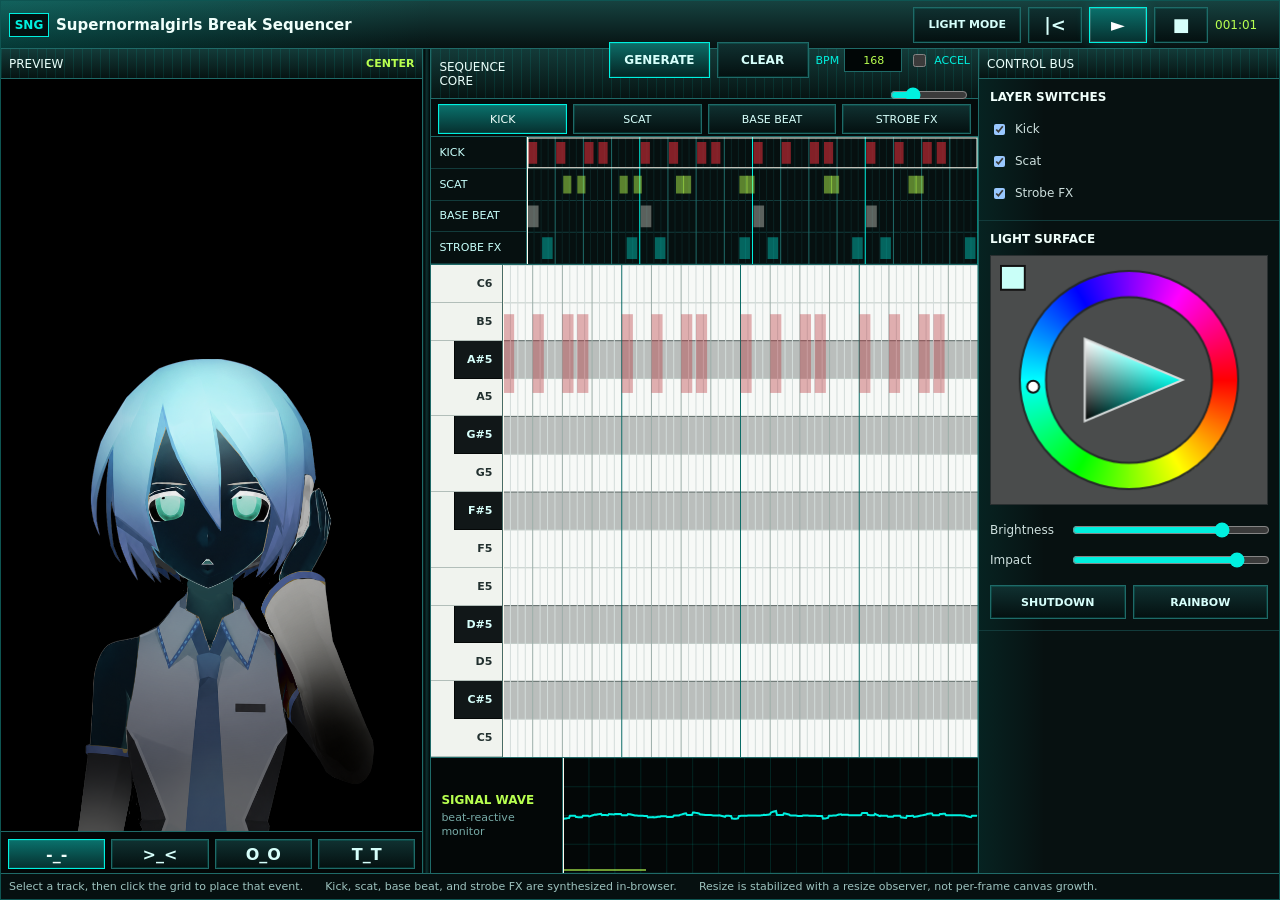
<file: supernormalgirls-break-sequencer/index.html>
<!doctype html>
<html lang="ko">
<head>
  <meta charset="utf-8">
  <meta name="viewport" content="width=device-width, initial-scale=1">
  <title>Supernormalgirls Break Sequencer</title>
  <link rel="stylesheet" href="./styles.css">
</head>
<body>
  <main class="app">
    <header class="topbar">
      <div class="brand">
        <span class="mark">SNG</span>
        <div>
          <strong>Supernormalgirls Break Sequencer</strong>
        </div>
      </div>
      <div class="transport">
        <button id="xpModeBtn" title="Light mode">LIGHT MODE</button>
        <button id="rewindBtn" title="Rewind">|&lt;</button>
        <button id="playBtn" class="primary icon-button" title="Play" aria-label="Play">&#9658;</button>
        <button id="stopBtn" class="icon-button" title="Stop" aria-label="Stop">&#9632;</button>
        <output id="timeReadout">001:01</output>
      </div>
    </header>

    <section class="main-grid">
      <section class="preview-panel">
        <div class="panel-head">
          <span>PREVIEW</span>
          <strong id="lightMode">BASE BEAT LOCK</strong>
        </div>
        <div class="preview-body">
          <canvas id="stageCanvas" width="720" height="720" aria-label="character lighting preview"></canvas>
          <div class="expression-bar" aria-label="expression controls">
            <button class="expression-btn active" data-expression="normal">-_-</button>
            <button class="expression-btn" data-expression="spark">&gt;_&lt;</button>
            <button class="expression-btn" data-expression="shock">O_O</button>
            <button class="expression-btn" data-expression="cry">T_T</button>
          </div>
        </div>
      </section>
      <div class="resize-handle" id="previewResize" role="separator" aria-label="resize preview panel"></div>

      <section class="editor-panel">
        <div class="panel-head sequence-head">
          <span>SEQUENCE CORE</span>
          <div class="sequence-tools">
            <button id="randomizeBtn">GENERATE</button>
            <button id="clearBtn">CLEAR</button>
            <label>BPM <input id="bpmInput" type="number" min="70" max="240" value="168"></label>
            <label><input id="accelerateOn" type="checkbox"> ACCEL</label>
            <input id="accelerateRate" type="range" min="0" max="1" step="0.01" value="0.24" title="Acceleration rate">
          </div>
        </div>
        <div class="track-tools" aria-label="track paint tools">
          <button class="track-tool active" data-track="kick">KICK</button>
          <button class="track-tool" data-track="scat">SCAT</button>
          <button class="track-tool" data-track="beat">BASE BEAT</button>
          <button class="track-tool" data-track="light">STROBE FX</button>
        </div>
        <div class="arrangement">
          <div class="track-names">
            <span>Kick</span>
            <span>Scat</span>
            <span>Base Beat</span>
            <span>Strobe FX</span>
          </div>
          <canvas id="arrangeCanvas" width="1200" height="160"></canvas>
        </div>
        <div class="roll-wrap">
          <div class="keys" id="keys"></div>
          <canvas id="pianoCanvas" width="1160" height="430" aria-label="click or drag note grid"></canvas>
        </div>
        <div class="light-lane">
          <div class="lane-label">
            <strong>SIGNAL WAVE</strong>
            <span>beat-reactive monitor</span>
          </div>
          <canvas id="automationCanvas" width="1160" height="130"></canvas>
        </div>
      </section>

      <aside class="control-panel">
        <div class="panel-head">
          <span>CONTROL BUS</span>
        </div>

        <section class="control-group">
          <h2>Layer Switches</h2>
          <label class="toggle-row">
            <input id="kickOn" type="checkbox" checked>
            <span>Kick</span>
          </label>
          <label class="toggle-row">
            <input id="scatOn" type="checkbox" checked>
            <span>Scat</span>
          </label>
          <label class="toggle-row">
            <input id="lightCutOn" type="checkbox" checked>
            <span>Strobe FX</span>
          </label>
        </section>

        <section class="control-group">
          <h2>Light Surface</h2>
          <canvas id="colorWheel" width="240" height="240" aria-label="light color wheel"></canvas>
          <label class="slider-row">Brightness <input id="lightPower" type="range" min="0" max="1" step="0.01" value="0.78"></label>
          <label class="slider-row">Impact <input id="beatFlash" type="range" min="0" max="1" step="0.01" value="0.86"></label>
          <div class="light-actions">
            <button id="shutdownBtn" type="button">SHUTDOWN</button>
            <button id="rainbowBtn" type="button">RAINBOW</button>
          </div>
        </section>
      </aside>
    </section>

    <footer class="status">
      <span>Select a track, then click the grid to place that event.</span>
      <span>Kick, scat, base beat, and strobe FX are synthesized in-browser.</span>
      <span>Resize is stabilized with a resize observer, not per-frame canvas growth.</span>
    </footer>
  </main>

  <script src="./script.js"></script>
</body>
</html>
</file>
<file: supernormalgirls-break-sequencer/styles.css>
:root {
  color-scheme: dark;
  --bg: #030707;
  --panel: #071111;
  --panel-2: #0b1d1d;
  --panel-3: #12302f;
  --line: #1f6a68;
  --line-soft: #123b3b;
  --text: #d7fffb;
  --muted: #77aaa6;
  --cyan: #00f0df;
  --cyan-dim: #0a8b84;
  --lime: #b8ff50;
  --red: #b32731;
  --ink: #020404;
  --preview-width: 33vw;
  font-family: "MS PGothic", "Segoe UI", Meiryo, ui-sans-serif, system-ui, sans-serif;
}

* {
  box-sizing: border-box;
}

html,
body {
  width: 100%;
  height: 100%;
}

body {
  margin: 0;
  overflow: hidden;
  background:
    repeating-linear-gradient(0deg, rgba(0, 240, 223, .05) 0 1px, transparent 1px 4px),
    radial-gradient(circle at 15% 0%, rgba(0, 240, 223, .18), transparent 28%),
    #020404;
  color: var(--text);
}

body.xp-mode {
  background:
    linear-gradient(rgba(255,255,255,.18), rgba(255,255,255,.18)),
    url("./assets/bg.jpg") center / cover fixed,
    linear-gradient(#69a8f4 0 42%, #dff5ff 42% 48%, #76b94d 48% 100%);
  color: #102028;
}

body.xp-mode .app {
  border-color: #1f56c5;
  background: rgba(238, 245, 216, .88);
}

body.xp-mode .topbar,
body.xp-mode .panel-head {
  border-color: #2b65d9;
  background: linear-gradient(#3c83f4, #0751d0);
  color: #fff;
}

body.xp-mode .preview-panel,
body.xp-mode .editor-panel,
body.xp-mode .control-panel,
body.xp-mode .arrangement,
body.xp-mode .track-tools,
body.xp-mode .light-lane,
body.xp-mode .status,
body.xp-mode .control-group,
body.xp-mode .expression-bar {
  border-color: #9fb485;
  background: rgba(231, 238, 207, .9);
}

body.xp-mode .track-names span,
body.xp-mode .control-group h2,
body.xp-mode .toggle-row,
body.xp-mode .slider-row,
body.xp-mode .status,
body.xp-mode .lane-label span {
  color: #12312c;
}

body.xp-mode .lane-label strong,
body.xp-mode .panel-head strong {
  color: #143b2d;
}

body.xp-mode .roll-wrap {
  background:
    url("./assets/bg.jpg") center / cover,
    linear-gradient(rgba(100,150,230,.36), rgba(100,150,230,.08)),
    linear-gradient(#6ca8ff 0 54%, #89c96a 54% 100%);
}

body.xp-mode button {
  border-color: #9d9d85;
  background: linear-gradient(#ffffff, #d9ddca);
  color: #1b271f;
  box-shadow: inset 0 0 0 1px rgba(255,255,255,.55);
}

body.xp-mode button.active,
body.xp-mode button.primary {
  border-color: #2f67d8;
  background: linear-gradient(#eef6ff, #aac6ff);
  color: #102040;
}

body.xp-mode .key {
  background: rgba(250, 252, 246, .92);
}

body.xp-mode .key.black {
  background: #15171a;
  color: #fff;
}

button,
input {
  font: inherit;
}

button {
  min-height: 30px;
  border: 1px solid var(--line);
  border-radius: 0;
  background: linear-gradient(#103131, #041010);
  color: var(--text);
  cursor: pointer;
  text-transform: uppercase;
  box-shadow: inset 0 0 0 1px rgba(0, 240, 223, .12);
}

button.primary,
button.active {
  background: linear-gradient(#0a716c, #06302f);
  border-color: var(--cyan);
  color: #f1fffb;
}

.app {
  display: grid;
  grid-template-rows: 48px minmax(0, 1fr) 26px;
  width: 100vw;
  height: 100vh;
  min-width: 0;
  min-height: 0;
  border: 1px solid #0e5552;
  background: rgba(2, 8, 8, .96);
}

.topbar {
  display: flex;
  align-items: center;
  justify-content: space-between;
  gap: 12px;
  min-width: 0;
  padding: 5px 8px;
  border-bottom: 1px solid var(--line);
  background:
    linear-gradient(90deg, rgba(0, 240, 223, .18), transparent 34%),
    linear-gradient(#164240, #061212);
}

.brand,
.transport,
.sequence-tools {
  display: flex;
  align-items: center;
  gap: 7px;
  min-width: 0;
}

.transport button {
  min-width: 54px;
  height: 36px;
  padding: 0 14px;
  font-size: 18px;
  font-weight: 700;
}

#xpModeBtn {
  min-width: 102px;
  font-size: 11px;
}

#playBtn {
  min-width: 58px;
  color: #ffffff;
  box-shadow:
    inset 0 0 0 1px rgba(255, 255, 255, .15),
    0 0 14px rgba(0, 240, 223, .24);
}

.icon-button {
  line-height: 1;
}

.brand strong {
  display: block;
  color: #f0fffb;
  font-size: 15px;
  white-space: nowrap;
}

.mark {
  display: grid;
  width: 40px;
  height: 24px;
  place-items: center;
  border: 1px solid var(--cyan);
  background: #031010;
  color: var(--cyan);
  font-size: 12px;
  font-weight: 700;
}

#timeReadout {
  min-width: 56px;
  color: var(--lime);
  font-size: 12px;
  font-variant-numeric: tabular-nums;
}

.main-grid {
  display: grid;
  grid-template-columns: minmax(260px, var(--preview-width)) 8px minmax(430px, 1fr) 300px;
  min-width: 0;
  min-height: 0;
}

.preview-panel,
.editor-panel,
.control-panel {
  min-width: 0;
  min-height: 0;
  border-right: 1px solid var(--line);
  background: var(--panel);
}

.resize-handle {
  min-width: 8px;
  cursor: col-resize;
  border-right: 1px solid var(--line);
  border-left: 1px solid #061c1b;
  background:
    linear-gradient(90deg, #020707, #0b302f 45%, #020707),
    repeating-linear-gradient(0deg, transparent 0 7px, rgba(0, 240, 223, .35) 7px 8px);
}

.resize-handle:hover,
.resize-handle.active {
  background:
    linear-gradient(90deg, #061313, #00f0df 48%, #061313),
    repeating-linear-gradient(0deg, transparent 0 6px, rgba(255, 255, 255, .45) 6px 7px);
}

.preview-panel {
  display: grid;
  grid-template-rows: 30px minmax(0, 1fr);
}

.preview-body {
  display: grid;
  grid-template-rows: minmax(0, 1fr) 42px;
  min-height: 0;
}

.expression-bar {
  display: grid;
  grid-template-columns: repeat(4, 1fr);
  gap: 6px;
  padding: 7px;
  border-top: 1px solid var(--line);
  background: #030707;
}

.expression-btn {
  height: 28px;
  font-weight: 700;
}

.panel-head {
  display: flex;
  align-items: center;
  justify-content: space-between;
  min-width: 0;
  min-height: 30px;
  padding: 0 8px;
  border-bottom: 1px solid var(--line);
  background:
    repeating-linear-gradient(90deg, rgba(0, 240, 223, .09) 0 1px, transparent 1px 9px),
    linear-gradient(#133b39, #061413);
  color: #eafffb;
  font-size: 12px;
}

.panel-head strong {
  color: var(--lime);
  font-size: 11px;
}

#stageCanvas,
#arrangeCanvas,
#pianoCanvas,
#automationCanvas {
  display: block;
  width: 100%;
  height: 100%;
  min-width: 0;
  min-height: 0;
}

.editor-panel {
  display: grid;
  grid-template-rows: 50px 38px 128px minmax(230px, 1fr) 116px;
}

.sequence-head {
  gap: 10px;
}

.sequence-tools {
  justify-content: flex-end;
  flex-wrap: wrap;
}

#randomizeBtn,
#clearBtn {
  min-width: 92px;
  height: 36px;
  padding: 0 14px;
  font-size: 12px;
  font-weight: 700;
}

#randomizeBtn {
  border-color: var(--cyan);
  background: linear-gradient(#0d6d68, #042423);
}

.sequence-tools label {
  display: flex;
  align-items: center;
  gap: 5px;
  color: var(--cyan);
  font-size: 11px;
}

.sequence-tools input[type="number"] {
  width: 58px;
  height: 24px;
  border: 1px solid var(--line);
  background: #010606;
  color: var(--lime);
  text-align: right;
}

.sequence-tools input[type="range"] {
  width: 78px;
  accent-color: var(--cyan);
}

.track-tools {
  display: grid;
  grid-template-columns: repeat(4, 1fr);
  gap: 6px;
  align-items: center;
  padding: 5px 7px;
  border-bottom: 1px solid var(--line);
  background: #040b0b;
}

.track-tool {
  min-width: 0;
  height: 25px;
  overflow: hidden;
  text-overflow: ellipsis;
  white-space: nowrap;
  font-size: 11px;
}

.arrangement {
  display: grid;
  grid-template-columns: 96px minmax(0, 1fr);
  min-height: 0;
  border-bottom: 1px solid var(--line);
  background: #061010;
}

.track-names {
  display: grid;
  grid-template-rows: repeat(4, 1fr);
  border-right: 1px solid var(--line);
}

.track-names span {
  display: flex;
  align-items: center;
  padding: 0 8px;
  border-bottom: 1px solid var(--line-soft);
  color: #c7fffb;
  font-size: 11px;
  text-transform: uppercase;
}

.roll-wrap {
  display: grid;
  grid-template-columns: 72px minmax(0, 1fr);
  min-height: 0;
  background: #101a18;
}

.keys {
  display: grid;
  grid-template-rows: repeat(13, 1fr);
  border-right: 1px solid #486b67;
  background: #f0f3ee;
}

.key {
  display: flex;
  align-items: center;
  justify-content: flex-end;
  padding-right: 10px;
  border-bottom: 1px solid #b2beb9;
  color: #22302f;
  font-size: 11px;
  font-weight: 600;
}

.key.black {
  width: 68%;
  justify-self: end;
  background: #111718;
  color: #d7fffb;
  border-left: 1px solid #050808;
  border-bottom-color: #050808;
}

.light-lane {
  display: grid;
  grid-template-columns: 132px minmax(0, 1fr);
  min-height: 0;
  border-top: 1px solid var(--line);
  background: #030707;
}

.lane-label {
  display: flex;
  flex-direction: column;
  justify-content: center;
  gap: 4px;
  padding: 10px;
  border-right: 1px solid var(--line);
}

.lane-label strong {
  color: var(--lime);
  font-size: 12px;
}

.lane-label span {
  color: var(--muted);
  font-size: 11px;
  line-height: 1.25;
}

.control-panel {
  display: grid;
  grid-template-rows: 30px auto auto 1fr;
  border-right: 0;
  background:
    linear-gradient(90deg, rgba(0, 240, 223, .08), transparent 22%),
    #071111;
}

.control-group {
  padding: 11px;
  border-bottom: 1px solid var(--line-soft);
}

.control-group h2 {
  margin: 0 0 9px;
  color: #f0fffb;
  font-size: 12px;
  letter-spacing: 0;
  text-transform: uppercase;
}

.wide-button {
  width: 100%;
  margin-top: 8px;
}

.toggle-row {
  display: grid;
  grid-template-columns: 18px 1fr;
  align-items: center;
  gap: 7px;
  min-height: 32px;
  color: #cddfdd;
  font-size: 12px;
}

.slider-row input[type="range"] {
  width: 100%;
  accent-color: var(--cyan);
}

meter {
  width: 34px;
  height: 11px;
}

.slider-row {
  display: grid;
  grid-template-columns: 72px 1fr;
  align-items: center;
  gap: 8px;
  min-height: 30px;
  color: #cddfdd;
  font-size: 12px;
}

#colorWheel {
  display: block;
  width: 100%;
  height: 250px;
  margin-bottom: 10px;
  border: 1px solid #292f30;
  background: #4a4c4c;
}

.light-actions {
  display: grid;
  grid-template-columns: 1fr 1fr;
  gap: 7px;
  margin-top: 10px;
}

.light-actions button {
  height: 34px;
  font-size: 11px;
  font-weight: 700;
}

#rainbowBtn.active {
  color: #fff;
  border-color: #fff;
  background: linear-gradient(90deg, #ff2658, #ffd23f, #00f0df, #7f5cff);
}

.rules p {
  margin: 0 0 8px;
  color: #aec9c5;
  font-size: 12px;
  line-height: 1.35;
}

.rules b {
  color: var(--lime);
  font-weight: 600;
}

.status {
  display: flex;
  align-items: center;
  gap: 22px;
  min-width: 0;
  padding: 0 8px;
  border-top: 1px solid var(--line);
  background: #061010;
  color: #9dc2be;
  font-size: 11px;
  white-space: nowrap;
  overflow: hidden;
}

@media (max-width: 1100px) {
  body {
    overflow: auto;
  }

  .app {
    height: auto;
    min-height: 100vh;
    grid-template-rows: auto auto auto;
  }

  .topbar,
  .status {
    flex-wrap: wrap;
  }

  .main-grid {
    grid-template-columns: 1fr;
  }

  .resize-handle {
    display: none;
  }

  .preview-panel {
    min-height: 520px;
  }

  .editor-panel {
    min-height: 680px;
  }

  .control-panel {
    min-height: 520px;
  }
}
</file>
